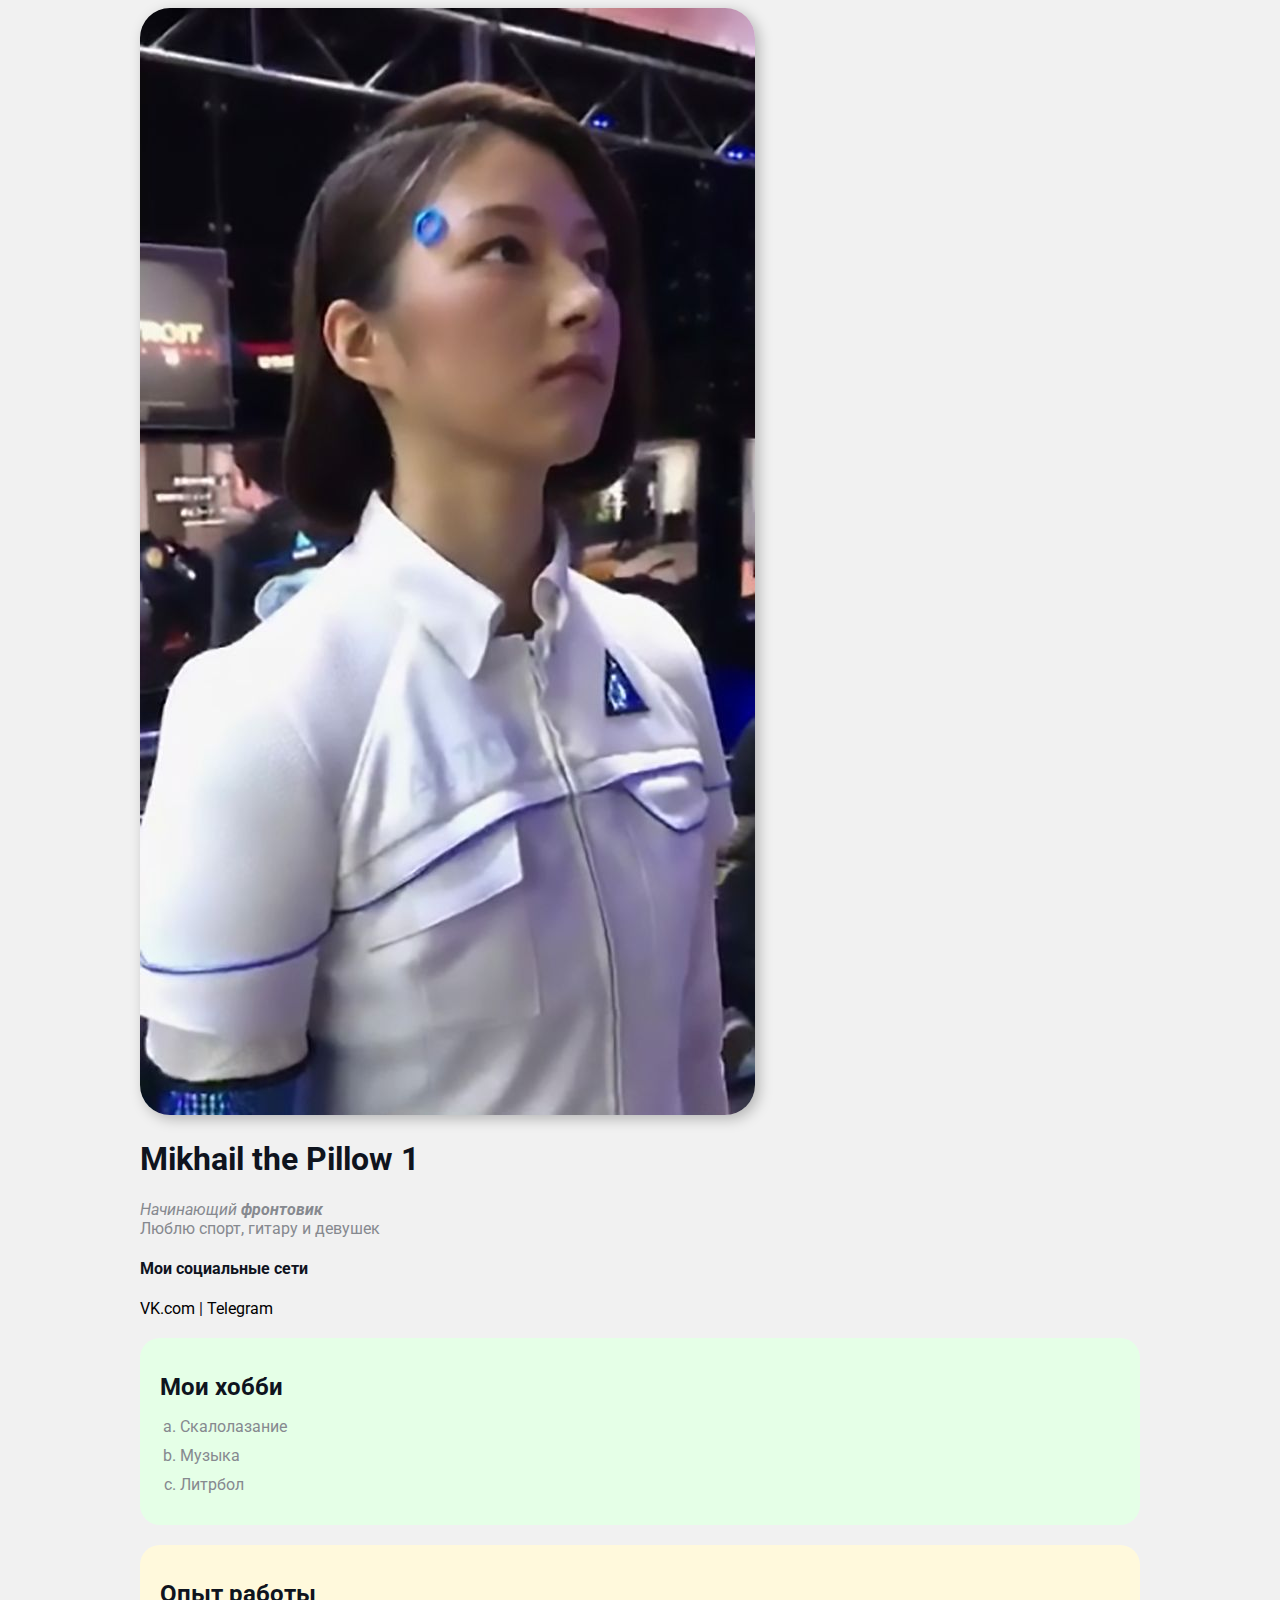
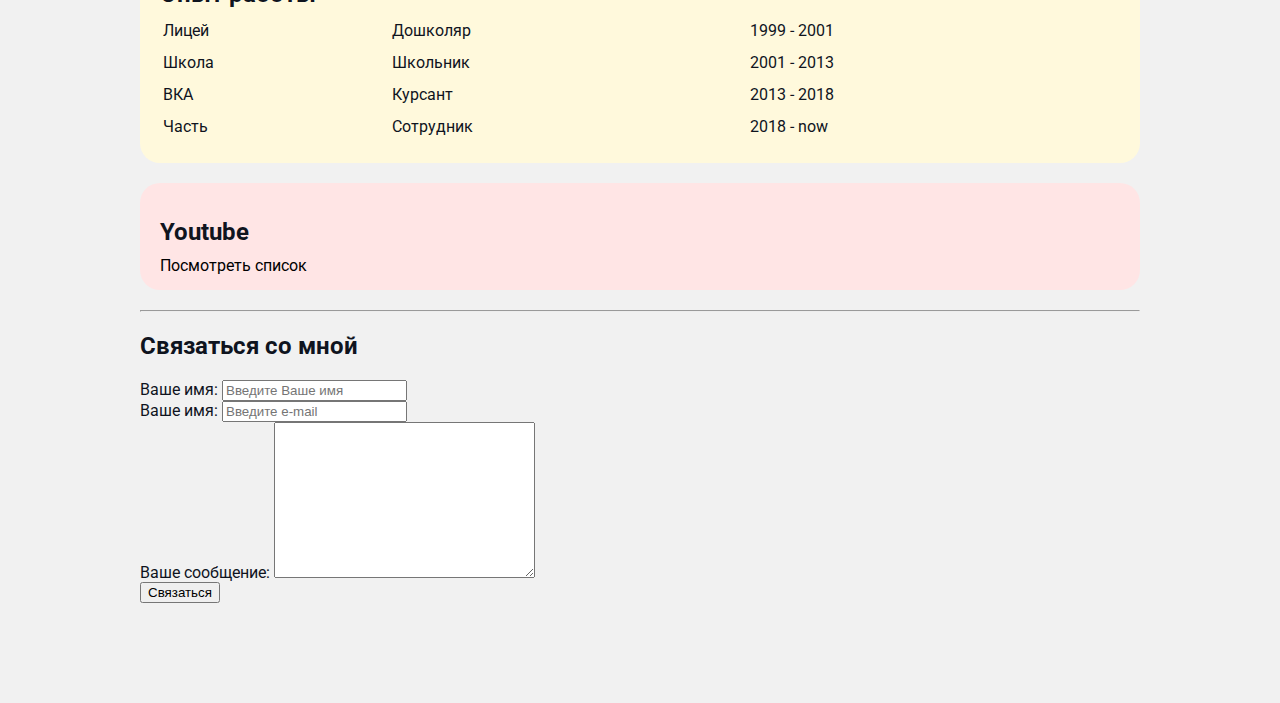
<file: index.html>
<!DOCTYPE html>
<html lang="ru">
  <head>
    <meta charset="UTF-8" />
    <link rel="stylesheet" href="style.css" />
    <title>Mik CV</title>
  </head>

  <body>
    <div class="container">
      <div class="info">
        <img src="/avatar.jpg" class="avatar" alt="Возможно, здесь мое фото" />
        <h1>Mikhail the Pillow 1</h1>
        <p>
          <em>Начинающий <strong>фронтовик</strong></em>
        </p>
        <p>Люблю спорт, гитару и девушек</p>

        <h4>Мои социальные сети</h4>
        <a href="http://vk.com/id192773432" target="_blank">VK.com</a>
        |
        <a href="http://t.me/Omorf" target="_blank">Telegram</a>
      </div>

      <div class="card bg-green">
        <h2>Мои хобби</h2>
        <ol class="list" type="a">
          <li>Скалолазание</li>
          <li>Музыка</li>
          <li>Литрбол</li>
        </ol>
      </div>

      <div class="card bg-yellow">
        <h2>Опыт работы</h2>
        <table class="worktable">
          <tr>
            <td>Лицей</td>
            <td>Дошколяр</td>
            <td>1999 - 2001</td>
          </tr>
          <tr>
            <td>Школа</td>
            <td>Школьник</td>
            <td>2001 - 2013</td>
          </tr>
          <tr>
            <td>ВКА</td>
            <td>Курсант</td>
            <td>2013 - 2018</td>
          </tr>
          <tr>
            <td>Часть</td>
            <td>Сотрудник</td>
            <td>2018 - now</td>
          </tr>
        </table>
      </div>

      <div class="card bg-red">
        <h2>Youtube</h2>
        <a href="youtube.html">Посмотреть список</a>
      </div>

      <hr />

      <h2>Связаться со мной</h2>
      <form action="/">
        <label for="name">Ваше имя:</label>
        <input type="text" id="name" placeholder="Введите Ваше имя" />

        <br />

        <label for="email">Ваше имя:</label>
        <input type="email" id="email" placeholder="Введите e-mail" />

        <br />

        <label for="text">Ваше сообщение:</label>
        <textarea name="text" id="text" cols="30" rows="10"></textarea>

        <br />

        <input type="submit" value="Связаться" />
      </form>

      <!-- <div class="box-model">
        <div></div>
        <div></div>
        <div></div>
        <div></div>
      </div>
 -->
      <div style="margin-bottom: 100px"></div>
    </div>
  </body>
</html>
</file>
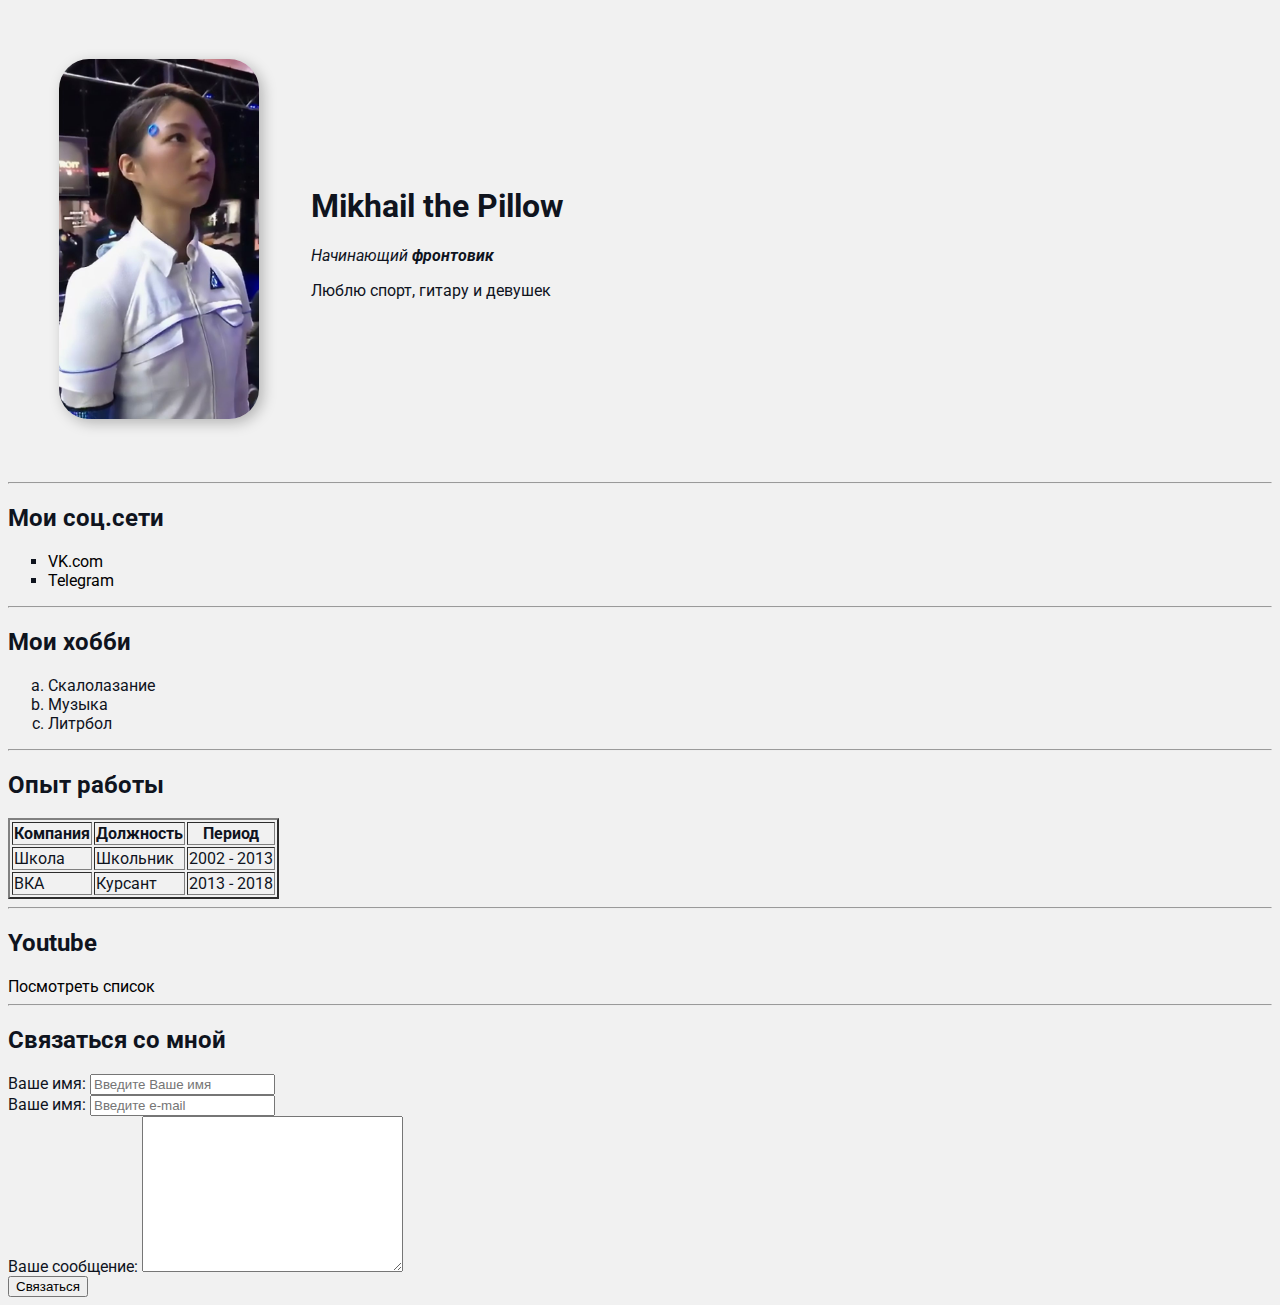
<file: index_old.html>
<!DOCTYPE html>
<html lang="ru">
  <head>
    <meta charset="UTF-8" />
    <link rel="stylesheet" href="style.css" />
    <title>Mik CV</title>
  </head>
  <body>
    <table cellspacing="50">
      <tr>
        <td>
          <img
            src="/avatar.jpg"
            class="avatar"
            alt="Возможно, здесь мое фото"
            width="200"
          />
        </td>
        <td>
          <h1>Mikhail the Pillow</h1>
          <p>
            <em>Начинающий <strong>фронтовик</strong></em>
          </p>
          <p>Люблю спорт, гитару и девушек</p>
        </td>
      </tr>
    </table>

    <hr />
    <h2>Мои соц.сети</h2>
    <ul type="square">
      <!-- // type - устарел -->
      <li><a href="http://vk.com/id192773432" target="_blank">VK.com</a></li>
      <li><a href="http://t.me/Omorf" target="_blank">Telegram</a></li>
    </ul>
    <hr />
    <h2>Мои хобби</h2>
    <ol type="a">
      <li>Скалолазание</li>
      <li>Музыка</li>
      <li>Литрбол</li>
    </ol>

    <hr />

    <h2>Опыт работы</h2>
    <table border="2">
      <!-- // border - устарел -->
      <thead>
        <th>Компания</th>
        <th>Должность</th>
        <th>Период</th>
      </thead>
      <tbody>
        <tr>
          <td>Школа</td>
          <td>Школьник</td>
          <td>2002 - 2013</td>
        </tr>
        <tr>
          <td>ВКА</td>
          <td>Курсант</td>
          <td>2013 - 2018</td>
        </tr>
      </tbody>
      <tfoot></tfoot>
    </table>

    <hr />

    <h2>Youtube</h2>
    <a href="youtube.html">Посмотреть список</a>

    <hr />

    <h2>Связаться со мной</h2>
    <form action="/">
      <label for="name">Ваше имя:</label>
      <input type="text" id="name" placeholder="Введите Ваше имя" />

      <br />

      <label for="email">Ваше имя:</label>
      <input type="email" id="email" placeholder="Введите e-mail" />

      <br />

      <label for="text">Ваше сообщение:</label>
      <textarea name="text" id="text" cols="30" rows="10"></textarea>

      <br />

      <input type="submit" value="Связаться" />
    </form>
  </body>
</html>
</file>
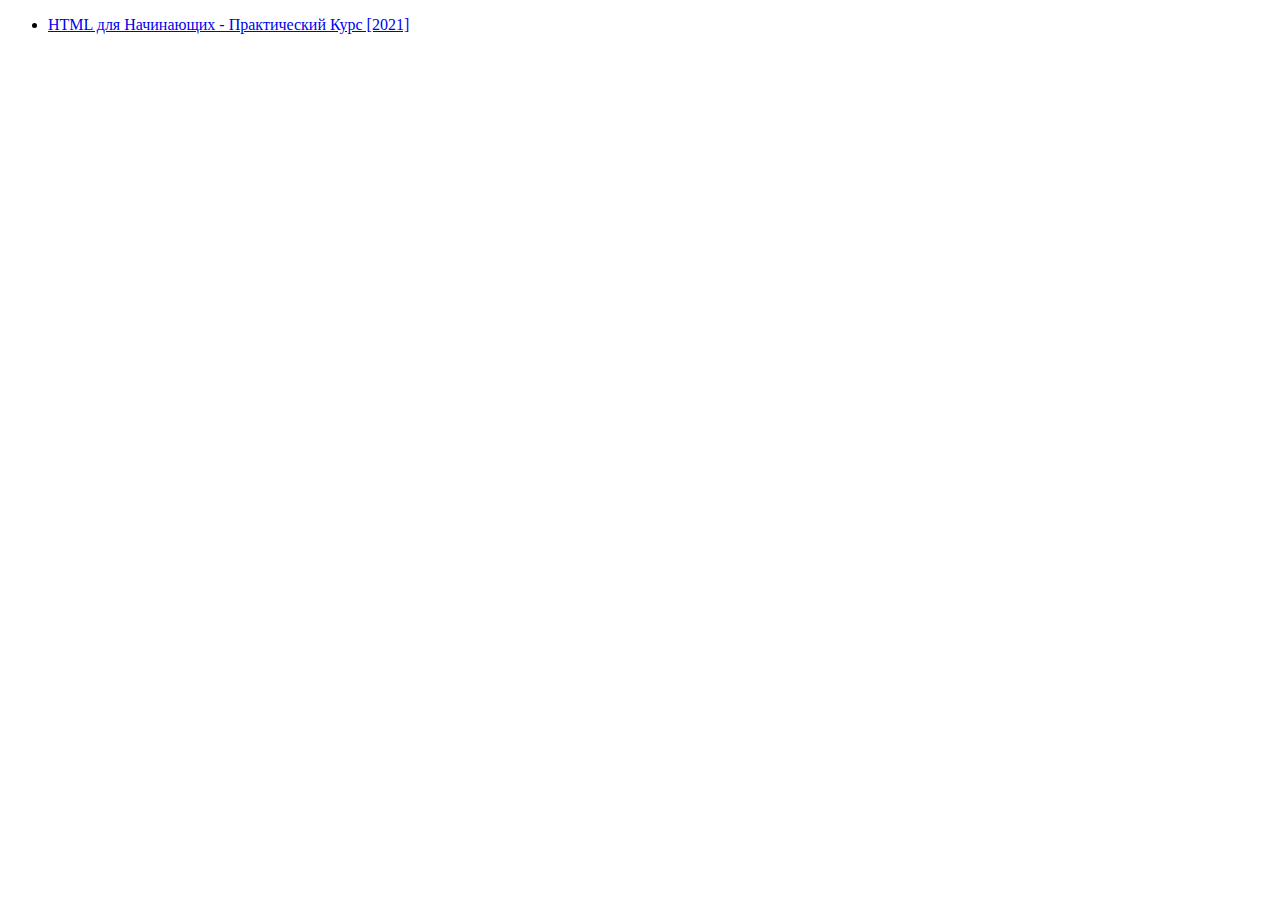
<file: youtube.html>
<!DOCTYPE html>
<html lang="ru">
  <head>
    <meta charset="UTF-8" />
    <title>Yoyube-чик</title>
  </head>
  <body>
    <ul>
      <li>
        <a href="https://www.youtube.com/watch?v=DOEtVdkKwcU&t=881s"
          >HTML для Начинающих - Практический Курс [2021]</a
        >
      </li>
    </ul>
  </body>
</html>
</file>
<file: style.css>
@import url("https://fonts.googleapis.com/css2?family=Roboto&display=swap");

/* "." - для class */
/* "#" - для id */
/* ">" - применить только к дочерним объектам*/
/* "box-sizing" - изменяет параметры обращения к разметке */
/* "*" - обращение ко всем элементам */

/* * {
  padding: 0px;
  margin: 0px;
} */

body {
  background-color: #f1f1f1;
  color: #0f141e;

  font-size: 16px;
  font-weight: normal;
  font-family: "Roboto", sans-serif;

  /* font: normal 16px "Roboto", sans-serif; */
  /* font-family: "Segoe UI", Tahoma, Geneva, Verdana, sans-serif; */
}

a {
  color: black;
  text-decoration: none;
}

a:hover {
  text-decoration: underline;
}

a:active {
  color: blue;
}

a:visited {
  color: gray;
}

.avatar {
  width: "200";
  border-radius: 30px;
  box-shadow: 4px 4px 14px rgba(0, 0, 0, 0.25);
}

.info {
  margin-bottom: 20px;
}

.info p {
  color: #86898f;
  margin: 0px;
  /* font-style: italic; */
  /* font-weight: bold; */
  text-decoration: none;
  /* text-transform: capitalize;
  letter-spacing: 5px;
  word-spacing: 40px; */
}

/* Box-model */
.container {
  max-width: 1000px;
  margin: auto;
}

.bg-green {
  background-color: #e5ffe7;
}

.bg-yellow {
  background-color: #fff9dc;
}

.bg-red {
  background-color: #ffe5e5;
}

.card {
  padding: 15px 20px;
  margin-bottom: 20px;
  border-radius: 20px;
}

.card h2 {
  margin-bottom: 10px;
}

.list {
  padding: 0px 20px;
}

.list li {
  color: #86898f;
  margin-bottom: 10px;
}

.worktable {
  width: 100%;
}

.worktable td {
  padding-bottom: 10px;
}
</file>
